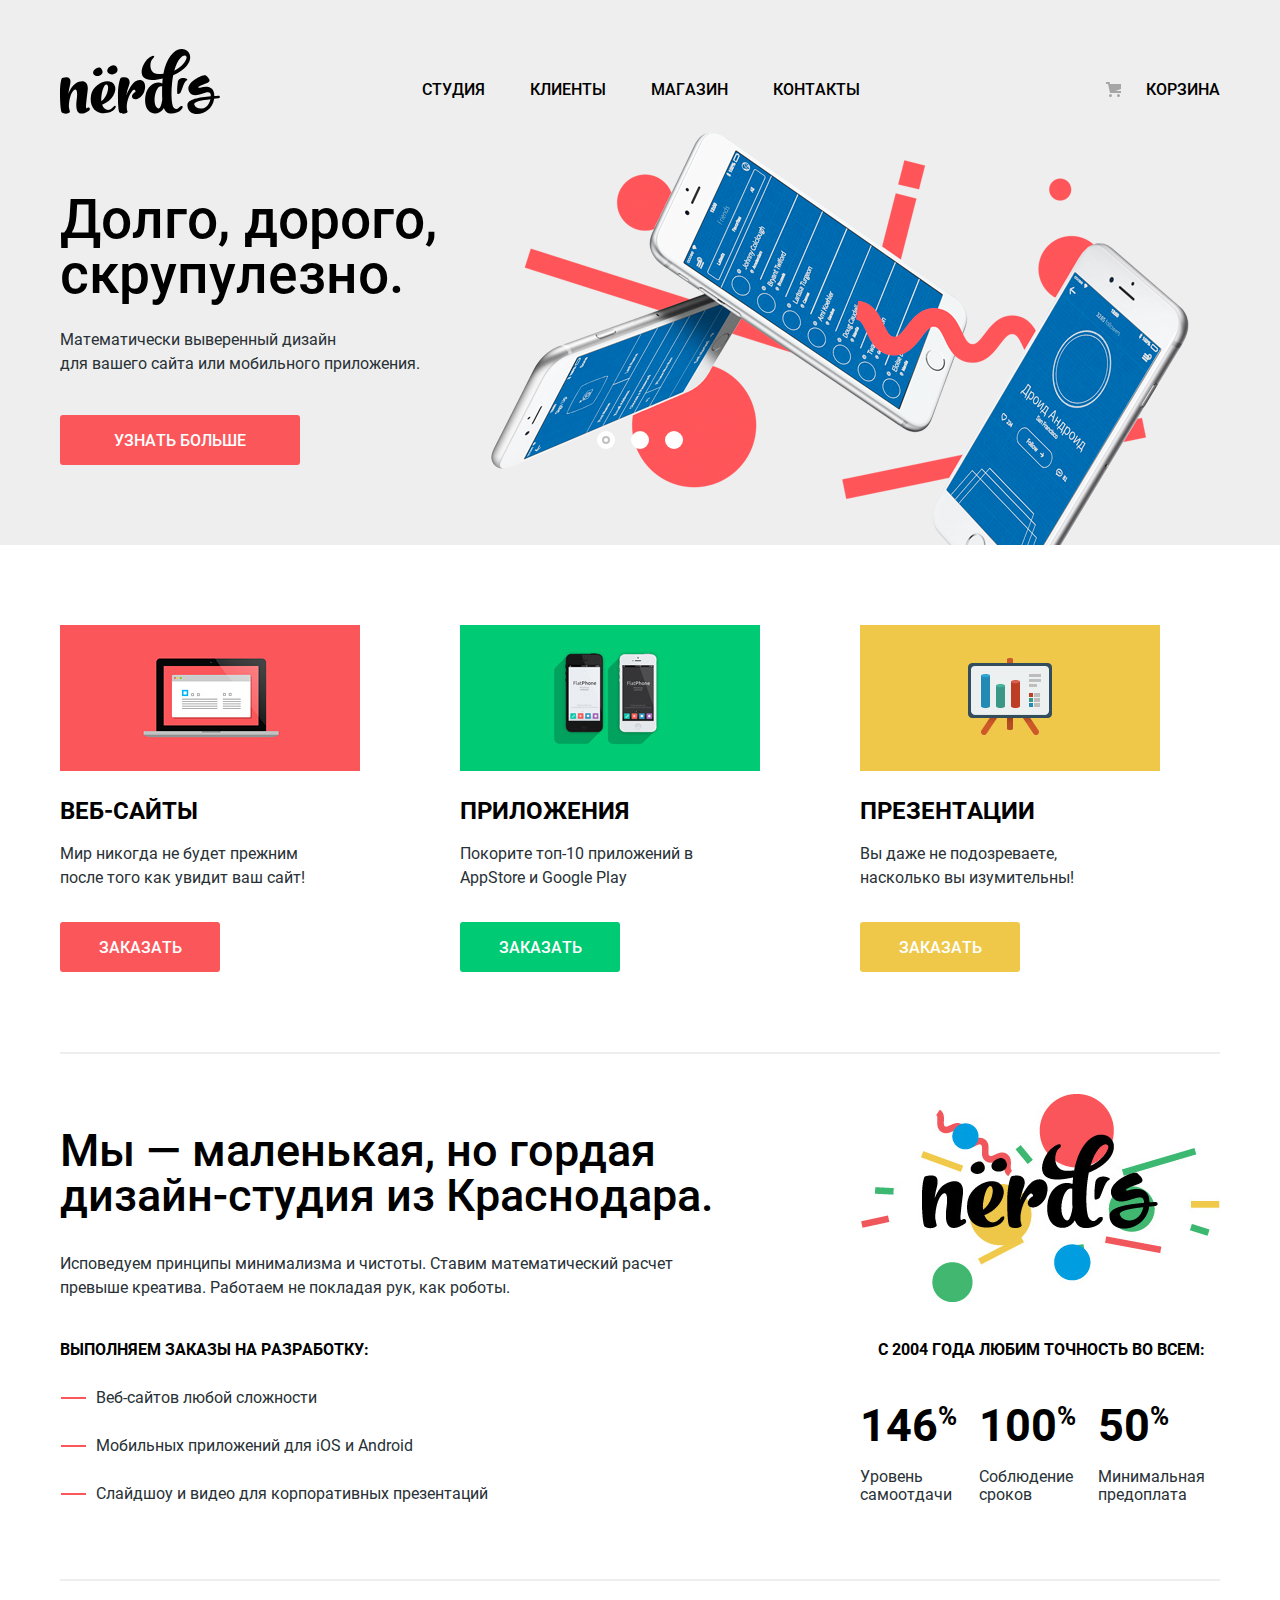
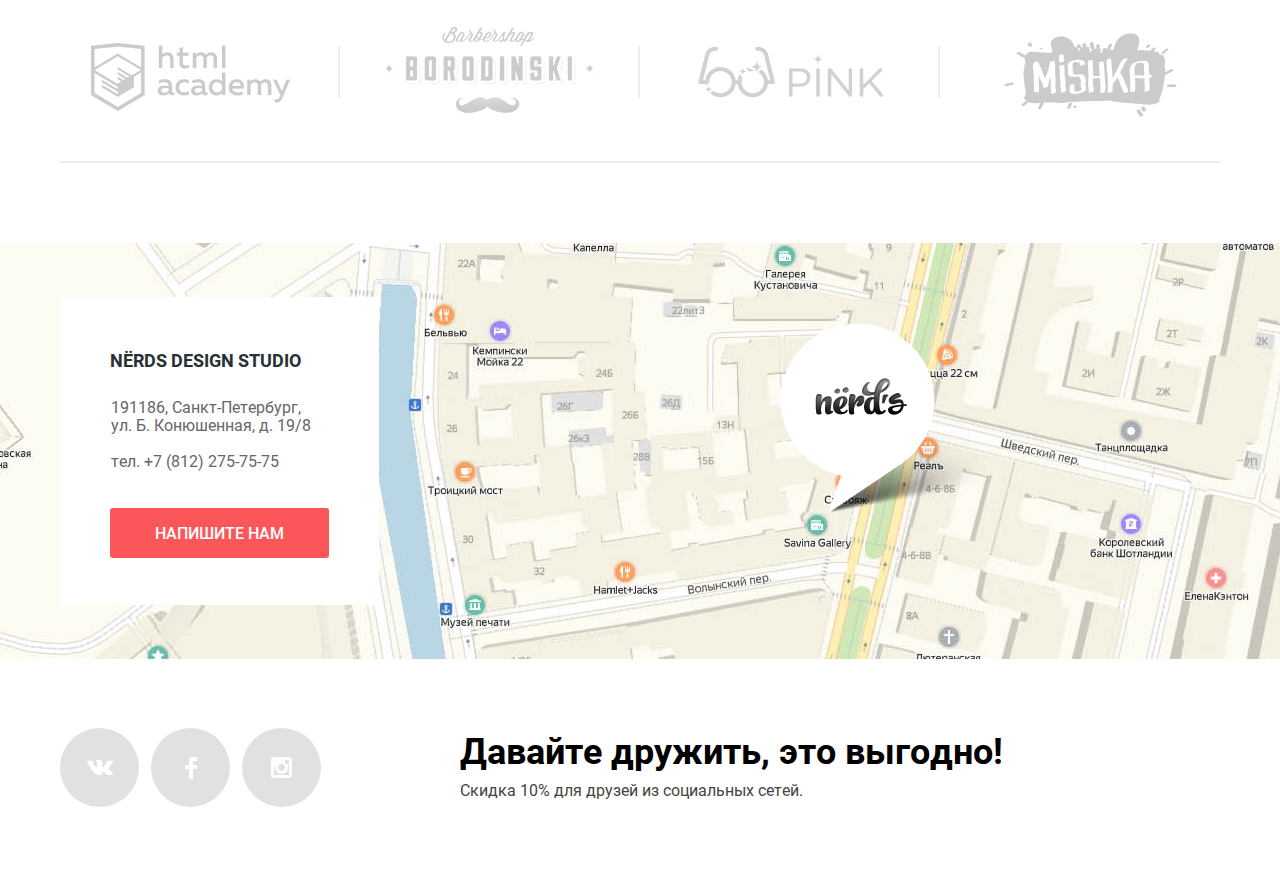
<file: index.html>
<!DOCTYPE html>
<html lang="ru">
  <head>
    <meta charset="utf-8">
		<title>Дизайн-студия nёrd's</title>
		<link href="css/normalize.css" rel="stylesheet">
		<link href="css/nerds.css" rel="stylesheet">
  </head>
  <body>
		<header class="header">
			<div class="container">
				<nav class="main-navigation unselectable">
					<a class="header-logo">
						<img src="img/svg/nerds-logo.svg" width="160" height="65" alt="Логотип nёrd's">
					</a>
					<div class="navigation-wrapper">
						<ul class="site-navigation">
							<li><a class="site-navigation-link" href="#">Студия</a></li>
							<li><a class="site-navigation-link" href="#">Клиенты</a></li>
							<li><a class="site-navigation-link" href="catalog.html">Магазин</a></li>
							<li><a class="site-navigation-link" href="#">Контакты</a></li>			
						</ul>
						<a class="cart-link" href="#">Корзина</a>
					</div>
				</nav>
				<h1 class="visually-hidden">Дизайн-студия nёrd's</h1>

				<section class="features">
					<h2 class="visually-hidden">Преимущества</h2>
					<input class="visually-hidden" type="radio" name="toggle" id="features-item-1" checked>
					<input class="visually-hidden" type="radio" name="toggle" id="features-item-2">
					<input class="visually-hidden" type="radio" name="toggle" id="features-item-3">
					<div class="slider-controls">
						<label for="features-item-1"></label>
						<label for="features-item-2"></label>
						<label for="features-item-3"></label>
					</div>
					<ul class="features-list">
						<li class="features-item">
							<h3 class="features-title">Долго, дорого,<br>скрупулезно.</h3>
							<p class="features-description">Математически выверенный дизайн<br>для вашего сайта или мобильного приложения.</p>
							<a class="button button-red features-button" href="#">Узнать больше</a>
						</li>
						<li class="features-item">
							<h3 class="features-title">Любим математику<br>как никто другой</h3>
							<p class="features-description">Никакого креатива, только математические формулы<br>для расчета идеальных пропорций.</p>
							<a class="button button-red features-button" href="#">Узнать больше</a>
						</li>
						<li class="features-item">
							<h3 class="features-title">Только ночь,<br>только хардкор</h3>
							<p class="features-description">Работать днем, как все? Мы против этого.<br>Ближе к полуночи работа только начинается.</p>
							<a class="button button-red features-button" href="#">Узнать больше</a>
						</li>
					</ul>
				</section>
			</div>
		</header>
		
		<main class="main-index">
			<section class="services container">
				<h2 class="visually-hidden">Наши услуги</h2>
				<ul class="services-list">
					<li class="services-item">
						<div class="service-item-image">
							<img src="img/images/services-laptop.png" width="300" height="146" alt="Картинка с ноутбуком">
						</div>
						<h3 class="service-item-title">Веб-сайты</h3>
						<p class="service-item-description">Мир никогда не будет прежним после того как увидит ваш сайт!</p>
						<a class="button button-red services-button" href="#">Заказать</a>
					</li>
					<li class="services-item">
						<div class="service-item-image">
							<img src="img/images/services-smartphone.png" width="300" height="146" alt="Картинка со смартфоном">
						</div>
						<h3 class="service-item-title">Приложения</h3>
						<p class="service-item-description">Покорите топ-10 приложений в AppStore и Google Play</p>
						<a class="button button-green services-button" href="#">Заказать</a>
					</li>
					<li class="services-item">
						<div class="service-item-image">
							<img src="img/images/services-presentation.png" width="300" height="146" alt="Картинка с доской для презентации">
						</div>
						<h3 class="service-item-title">Презентации</h3>
						<p class="service-item-description">Вы даже не подозреваете, насколько вы изумительны!</p>
						<a class="button button-yellow services-button" href="#">Заказать</a>
					</li>
				</ul>
			</section>

			<div class="horizontal-line"></div>

			<section class="about container">
				<h2 class="visually-hidden">О нас</h2>
				<div class="about-columns">
					<div class="about-info">
						<b class="about-block-title">Мы — маленькая, но гордая дизайн-студия из Краснодара.</b>
						<p class="about-block-description">Исповедуем принципы минимализма и чистоты. Ставим математический расчет превыше креатива. Работаем не покладая рук, как роботы.</p>
						<h3 class="about-title">Выполняем заказы на разработку:</h3>
						<ul class="about-info-list">
							<li class="about-info-item">Веб-сайтов любой сложности</li>
							<li class="about-info-item">Мобильных приложений для iOS и Android</li>
							<li class="about-info-item">Слайдшоу и видео для корпоративных презентаций</li>
						</ul>
					</div>
					<div class="about-statistics">
						<div class="about-statistics-image">
							<img src="img/images/nerds-illustration.jpg" width="360" height="208" alt="Логотип nёrd's">
						</div>
						<h3 class="about-title">С 2004 года любим точность во всем:</h3>
						<ul class="about-statistics-list">
							<li class="about-statistics-item">
								<b class="about-statistics-item-title">146<span>%</span></b>
								<p class="about-statistics-item-description">Уровень самоотдачи</p>
							</li>
							<li class="about-statistics-item">
								<b class="about-statistics-item-title">100<span>%</span></b>
								<p class="about-statistics-item-description">Соблюдение сроков</p>
							</li>
							<li class="about-statistics-item">
								<b class="about-statistics-item-title">50<span>%</span></b>
								<p class="about-statistics-item-description">Минимальная предоплата</p>
							</li>
						</ul>
					</div>	
				</div>
			</section>

			<div class="horizontal-line"></div>

			<section class="portfolio">
				<h2 class="visually-hidden">Наши работы</h2>
				<div class="portfolio-container">
					<ul class="portfolio-list">
						<li class="portfolio-item"><a href="#"><img src="img/images/htmlacdemy-logo.png" width="199" height="68" alt="HTML Academy"></a></li>
						<li class="portfolio-item"><a href="#"><img src="img/images/borodinski-logo.png" width="209" height="90" alt="Barbershop Borodinski"></a></li>
						<li class="portfolio-item"><a href="#"><img src="img/images/pink-logo.png" width="185" height="52" alt="Pink"></a></li>
						<li class="portfolio-item"><a href="#"><img src="img/images/mishka-logo.png" width="173" height="74" alt="Mishka"></a></li>
					</ul>
				</div>
			</section>

			<div class="horizontal-line"></div>
		</main>

		<footer class="footer">
			<section class="contacts">
				<h2 class="visually-hidden">Схема проезда</h2>
				<div class="map">
					<div class="container">
						<div class="address">
							<b class="address-title">Nёrds Design Studio</b>
							<p class="address-description">191186, Санкт-Петербург,<br>ул. Б. Конюшенная, д. 19/8</p>
							<p class="address-description">тел. +7 (812) 275-75-75</p>
							<a class="button button-red address-button" href="#">Напишите нам</a>
						</div>
						<div class="map-marker">Координаты: 59.938631, 30.323055 (59°56′19″N, 30°19′23″E)</div>
					</div>
			</section>
			<div class="social container">
				<ul class="social-list">
					<li class="social-list-item">
						<a href="#">
							<img src="img/svg/vk-icon.svg" width="26" height="15" alt="ВКонтакте">Мы во ВКонтакте
						</a>
					</li>
					<li class="social-list-item">
						<a href="#">
							<img src="img/svg/fb-icon.svg" width="12" height="22" alt="Facebook">Мы в Facebook
						</a>
					</li>
					<li class="social-list-item">
						<a href="#">
								<img src="img/svg/insta-icon.svg" width="21" height="21" alt="Instagram">Мы в Instagram
						</a>
					</li>
				</ul>
				<div class="social-text">
					<b class="social-text-title">Давайте дружить, это выгодно!</b>
					<p class="social-text-description">Скидка 10% для друзей из социальных сетей.</p>
				</div>
			</div>
		</footer>

		<div class="modal-overlay-js"></div>
		<section class="modal">
			<button class="modal-close" type="button">Закрыть</button>
			<h2 class="modal-title">Напишите нам</h2>

			<form class="contact-us-form" action="https://echo.htmlacademy.ru" method="post">
				<div class="modal-columns">
					<div class="modal-columns-box">
						<label>Ваше имя:</label>
						<input type="text" name="name" placeholder="Имя Фамилия" required>
					</div>
					<div class="modal-columns-box">
						<label>Ваш e-mail:</label>
						<input type="email" name="mail" placeholder="email@example.com" required>
					</div>
				</div>
				<label>Текст письма:</label>
				<textarea rows="6" placeholder="В свободной форме"></textarea> 
				<button class="button button-red" type="submit">Отправить</button>
			</form>
		</section>
	<script src="js/modal.js"></script>
	</body>
</html>
</file>
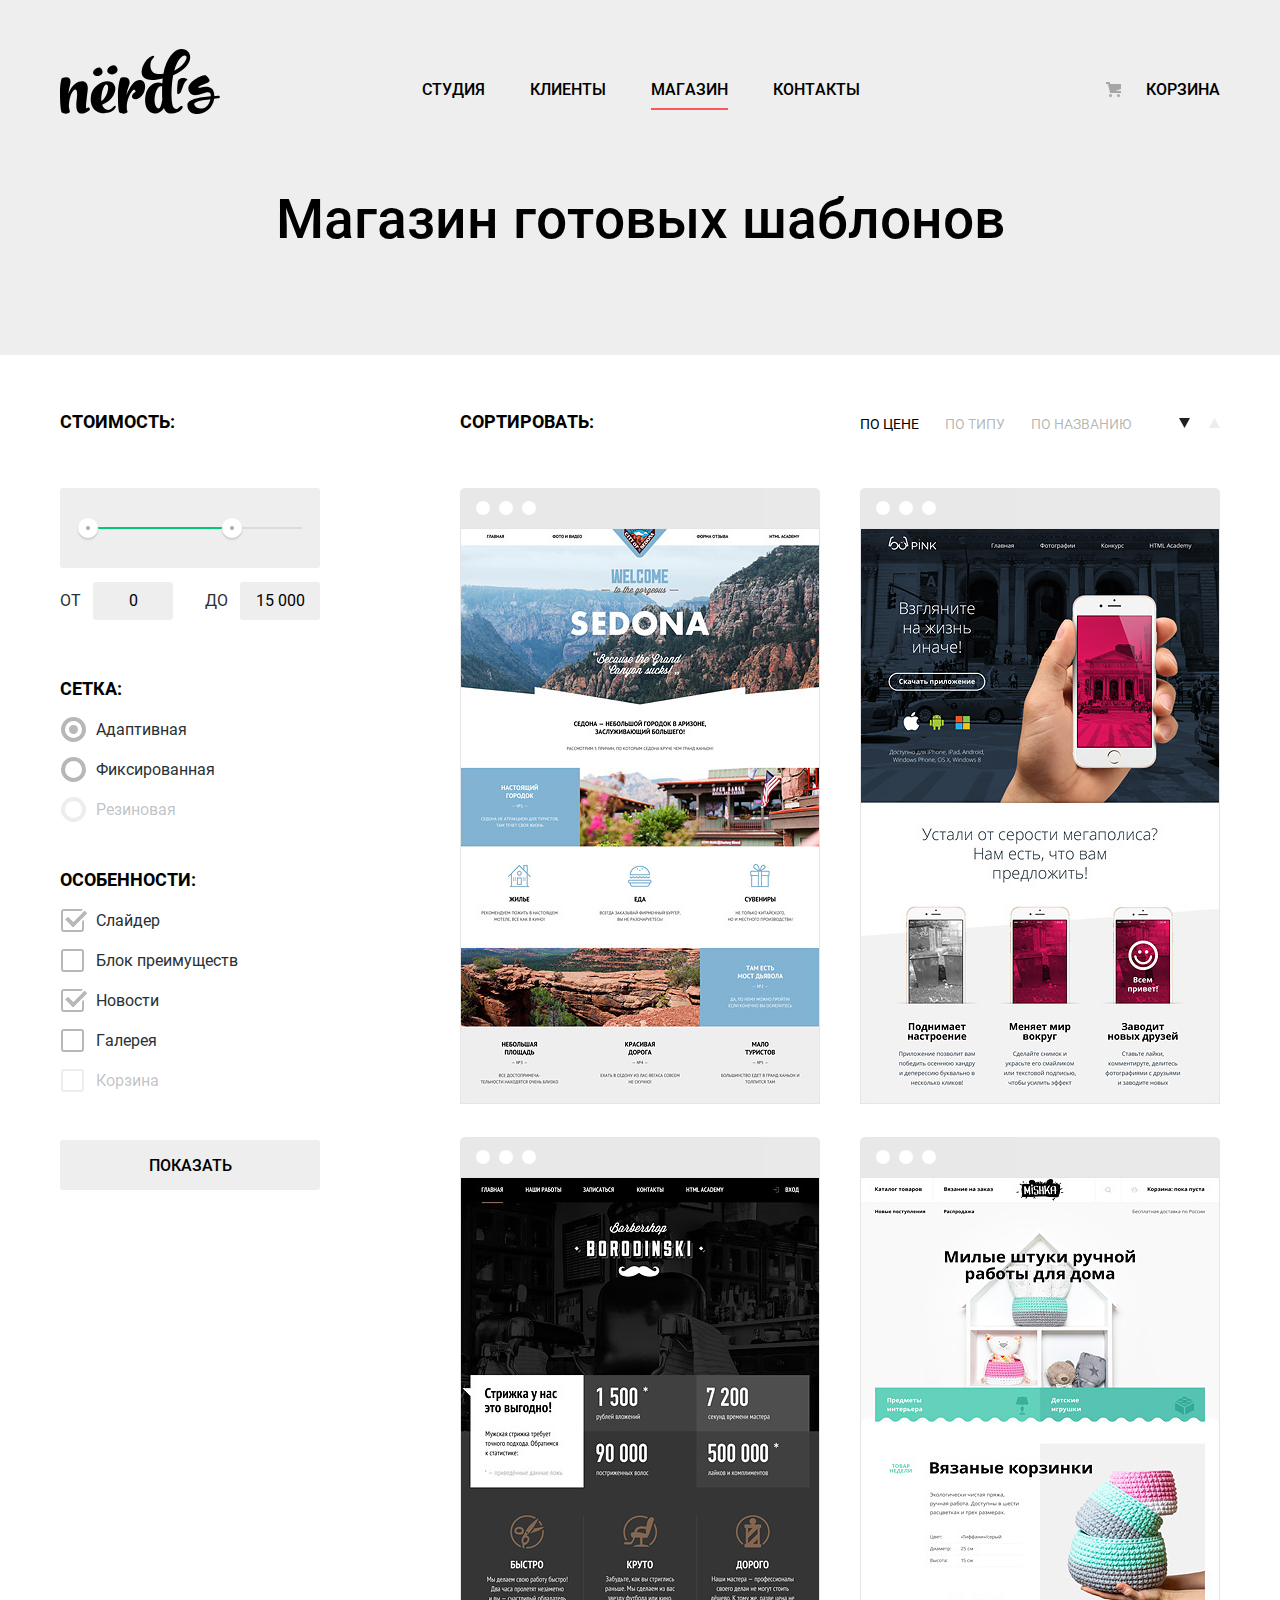
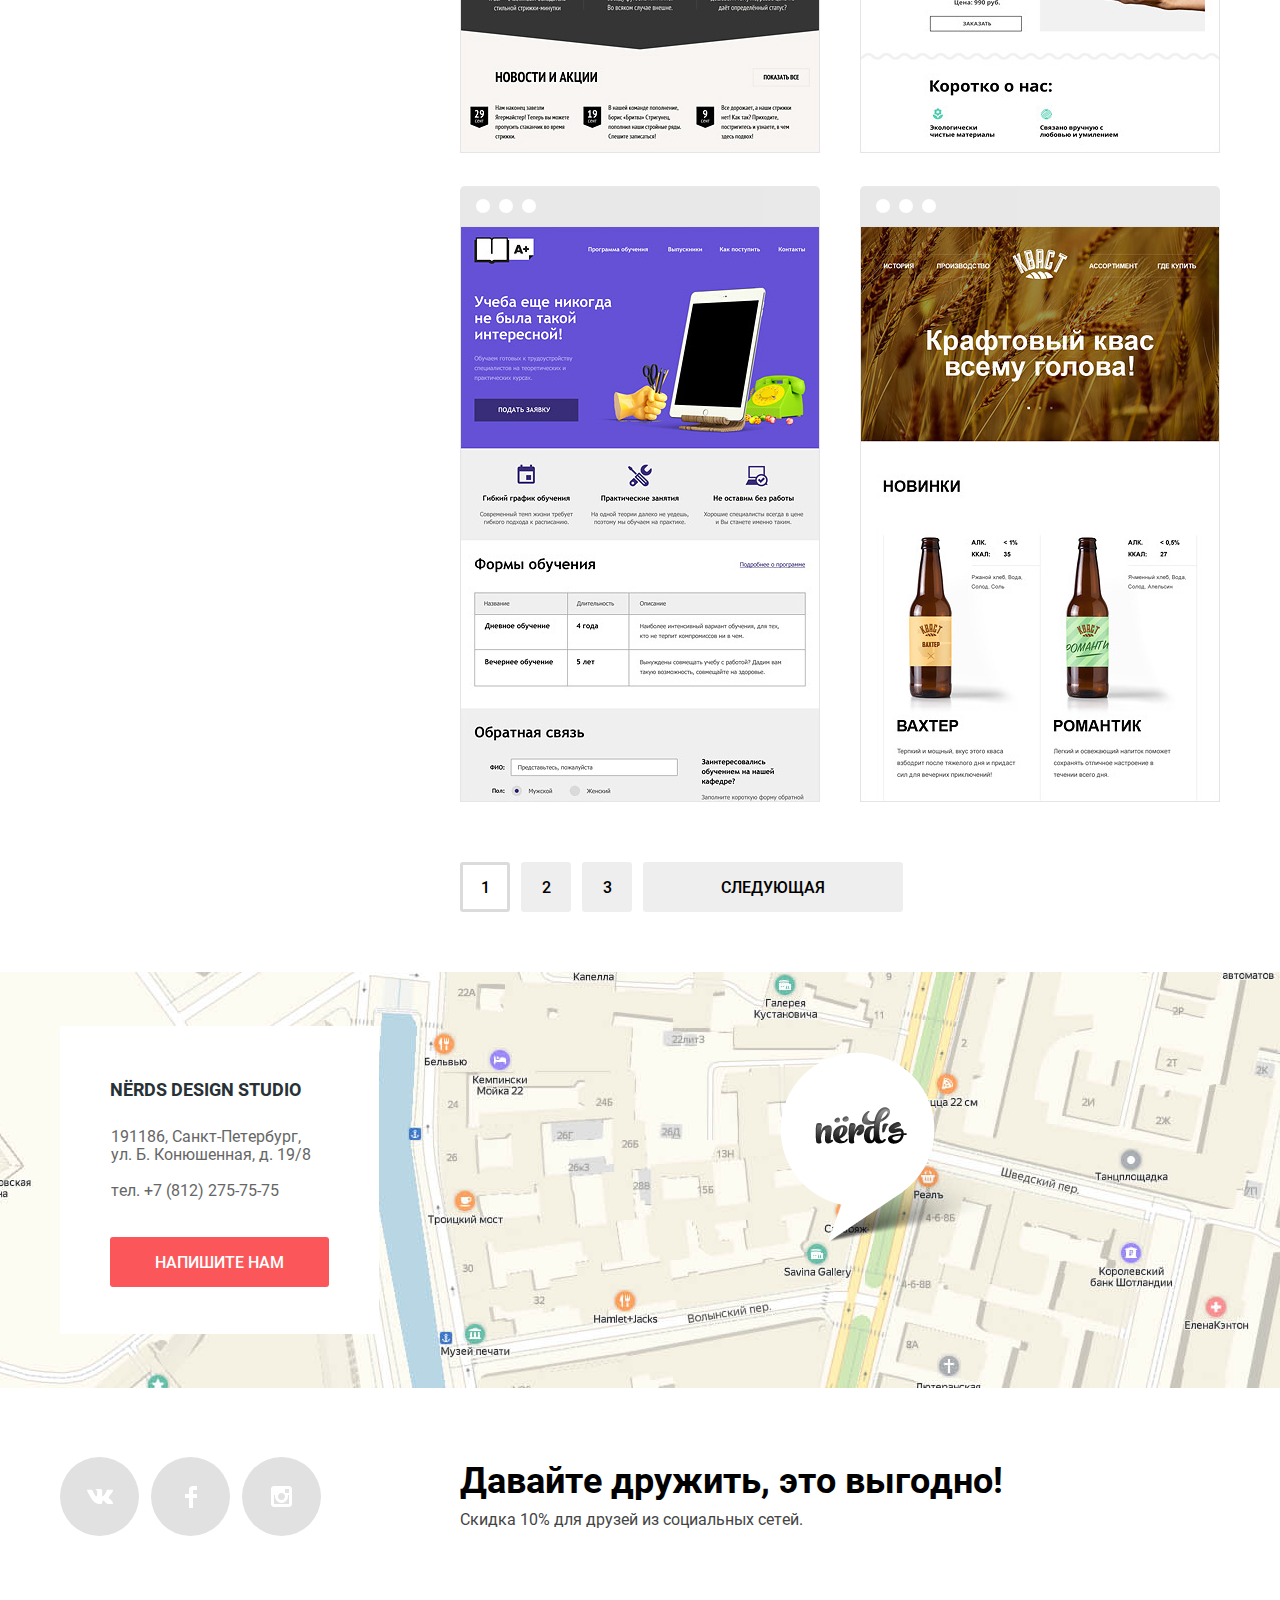
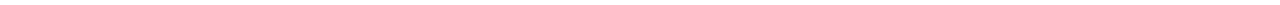
<file: catalog.html>
<!DOCTYPE html>
<html lang="ru">
	<head>
		<meta charset="utf-8">
		<title>Дизайн-студия nёrd's</title>
		<link href="css/normalize.css" rel="stylesheet">
		<link href="css/nerds.css" rel="stylesheet">
	</head>
	<body>
		<header class="header">
			<div class="container">
				<nav class="main-navigation unselectable">
					<a class="header-logo" href="index.html">
						<img src="img/svg/nerds-logo.svg" width="160" height="65" alt="Логотип nёrd's">
					</a>
					<div class="navigation-wrapper">
						<ul class="site-navigation">
							<li><a class="site-navigation-link" href="#">Студия</a></li>
							<li><a class="site-navigation-link" href="#">Клиенты</a></li>
							<li><a class="site-navigation-link navigation-link-current">Магазин</a></li>
							<li><a class="site-navigation-link" href="#">Контакты</a></li>			
						</ul>
						<a class="cart-link" href="#">Корзина</a>
					</div>
				</nav>
				<h1 class="page-title">Магазин готовых шаблонов</h1>
			</div>
		</header>

		<main class="container">
			<div class="catalog-columns">
				<section class="filters">
					<h2 class="visually-hidden">Фильтры шаблонов</h2>
					<form class="filters-form" method="get" action="https://echo.htmlacademy.ru">

						<fieldset class="filter-range">
							<legend class="filter-title">Стоимость:</legend>
							<div class="range-controls">
								<div class="scale">
									<div class="bar">
										<div class="range-toggle range-toggle-min"></div>
										<div class="range-toggle range-toggle-max"></div>
									</div>
								</div>
							</div>
							<div class="price-controls">
								<label class="min-price">от <input type="text" name="min-price" value="0"></label>
								<label class="max-price">до <input type="text" name="max-price" value="15 000"></label>
							</div>
						</fieldset>
						<fieldset class="filter-grid">
							<legend class="filter-title">Сетка:</legend>
							<ul>
								<li>
									<input class="visually-hidden" type="radio" name="grid" value="adaptive" id="grid-adaptive" checked>
									<label for="grid-adaptive">Адаптивная</label>
								</li>
								<li>
									<input class="visually-hidden" type="radio" name="grid" value="fixed" id="grid-fixed">
									<label for="grid-fixed">Фиксированная</label>
								</li>
								<li>
									<input class="visually-hidden" type="radio" name="grid" value="stretched" id="grid-stretched" disabled>
									<label for="grid-stretched">Резиновая</label>
								</li>
							</ul>
						</fieldset>
						<fieldset class="filter-features">
							<legend class="filter-title">Особенности:</legend>
							<ul>
								<li>
									<input class="visually-hidden" type="checkbox" name="slider" id="slider" checked>
									<label for="slider"><div class="checkbox-indicator"></div>Слайдер
									</label>
								</li>
								<li>
									<input class="visually-hidden" type="checkbox" name="features" id="features">
									<label for="features">
											<div class="checkbox-indicator"></div>Блок преимуществ
									</label>
								</li>
								<li>
									<input class="visually-hidden" type="checkbox" name="news" id="news" checked>
									<label for="news">
										<div class="checkbox-indicator"></div>Новости
									</label>
								</li>
								<li>
									<input class="visually-hidden" type="checkbox" name="gallery" id="gallery">
									<label for="gallery">
										<div class="checkbox-indicator"></div>Галерея
									</label>
								</li>
								<li>
									<input class="visually-hidden" type="checkbox" name="cart" id="cart" disabled>
									<label for="cart">
										<div class="checkbox-indicator"></div>Корзина
									</label>
								</li>
							</ul>
						</fieldset>
						<button class="button button-gray filters-button" type="submit">Показать</button>

					</form>
				</section>

				<section class="catalog">
					<h2 class="visually-hidden">Варианты шаблонов</h2>
					<div class="sorting">
						<b class="filter-title">Сортировать:</b>
						<div class="sorting-wrapper">
							<ul class="sorting-list">
								<li class="sorting-item sorting-item-selected"><a>по цене</a></li>
								<li class="sorting-item"><a href="#">по типу</a></li>
								<li class="sorting-item"><a href="#">по названию</a></li>
							</ul>
							<p class="sorting-order">
								<a class="sorting-button sorting-button-selected">по убыванию
									<svg xmlns="http://www.w3.org/2000/svg" width="11" height="10" viewBox="0 0 11 10">
										<path fill="#ededed" d="M5.5 10L0 0h11"/>
									</svg>								
								</a>
								<a class="sorting-button" href="#">по возрастанию
									<svg xmlns="http://www.w3.org/2000/svg" width="11" height="10" viewBox="0 0 11 10">
										<path fill="#ededed" d="M5.5 0L0 10h11z"/>
									</svg>		
								</a>
							</p>
						</div>
					</div>
					<div class="templates">
						<ul class="templates-list">
							<li class="templates-item">
								<div class="templates-item-header">
									<div class="templates-item-header-dots"></div>
								</div>
								<div class="template-info">
									<h3 class="template-title"><a href=#>Sedona</a></h3>
									<p class="template-description">Информационный сайт<br> для тристов</p>
									<a class="button button-red template-button" href="#">9 900 РУБ.</a>                     
								</div>
								<div class="template-image">
									<img src="img/images/preview-sedona.jpg" width="360" height="578" alt="Превью макета Sedona">
								</div>
							</li>
							<li class="templates-item">
								<div class="templates-item-header">
									<div class="templates-item-header-dots"></div>
								</div>
								<div class="template-info">
									<h3 class="template-title"><a href="#">Pink App</a></h3>
									<p class="template-description">Продуктовый лендинг приложения для iOS и Android</p>
									<a class="button button-red template-button" href="#">9 900 РУБ.</a>                     
								</div>
								<div class="template-image">
									<img src="img/images/preview-pink.jpg" width="360" height="578" alt="Превью макета Pink App">
								</div>
							</li>
							<li class="templates-item">
								<div class="templates-item-header">
									<div class="templates-item-header-dots"></div>
								</div>
								<div class="template-info">
									<h3 class="template-title"><a href="#">Barbershop</a></h3>
									<p class="template-description">Сайт салона красоты.<br> Для мужчин, да.</p>
									<a class="button button-red template-button" href="#">9 900 РУБ.</a>                     
								</div>
								<div class="template-image">
									<img src="img/images/preview-barbershop.jpg" width="360" height="578" alt="Превью макета Barbershop">
								</div>
							</li>
							<li class="templates-item">
								<div class="templates-item-header">
									<div class="templates-item-header-dots"></div>
								</div>
								<div class="template-info">
									<h3 class="template-title"><a href="#">Mishka</a></h3>
									<p class="template-description">Интернет-магазин<br> вязаных игрушек</p>
									<a class="button button-red template-button" href="#">9 900 РУБ.</a>                     
								</div>
								<div class="template-image">
									<img src="img/images/preview-mishka.jpg" width="360" height="578" alt="Превью макета Mishka">
								</div>
							</li>
							<li class="templates-item">
								<div class="templates-item-header">
									<div class="templates-item-header-dots"></div>
								</div>
								<div class="template-info">
									<h3 class="template-title"><a href="#">A Plus</a></h3>
									<p class="template-description">Лендинг курсов повышения квалификации</p>
									<a class="button button-red template-button" href="#">9 900 РУБ.</a>                     
								</div>
								<div class="template-image">
									<img src="img/images/preview-aplus.jpg" width="360" height="578" alt="Превью макета A Plus">
								</div>
							</li>
							<li class="templates-item">
								<div class="templates-item-header">
									<div class="templates-item-header-dots"></div>
								</div>
								<div class="template-info">
									<h3 class="template-title"><a href="#">Кваст</a></h3>
									<p class="template-description">Промо-сайт производителя крафтового кваса</p>
									<a class="button button-red template-button" href="#">9 900 РУБ.</a>                     
								</div>
								<div class="template-image">
									<img src="img/images/preview-kvast.jpg" width="360" height="578" alt="Превью макета Кваст">
								</div>
							</li>
						</ul>
						<ul class="pagination-list">
							<li class="pagination-item pagination-item-current"><a class="button button-gray pagination-button">1</a></li>
							<li class="pagination-item"><a class="button button-gray pagination-button" href="#">2</a></li>
							<li class="pagination-item"><a class="button button-gray pagination-button" href="#">3</a></li>
							<li class="pagination-next"><a class="button button-gray pagination-button-next" href="#">Следующая</a></li>
						</ul>
					</div>
				</section>
			</div>
		</main>

		<footer class="footer">
			<section class="contacts">
				<h2 class="visually-hidden">Схема проезда</h2>
				<div class="map">
					<div class="container">
						<div class="address">
							<b class="address-title">Nёrds Design Studio</b>
							<p class="address-description">191186, Санкт-Петербург,<br>ул. Б. Конюшенная, д. 19/8</p>
							<p class="address-description">тел. +7 (812) 275-75-75</p>
							<a class="button button-red address-button" href="#">Напишите нам</a>
						</div>
						<div class="map-marker">Координаты: 59.938631, 30.323055 (59°56′19″N, 30°19′23″E)</div>
					</div>
			</section>
			<div class="social container">
				<ul class="social-list">
					<li class="social-list-item">
						<a href="#">
							<img src="img/svg/vk-icon.svg" width="26" height="15" alt="ВКонтакте">Мы во ВКонтакте
						</a>
					</li>
					<li class="social-list-item">
						<a href="#">
							<img src="img/svg/fb-icon.svg" width="12" height="22" alt="Facebook">Мы в Facebook
						</a>
					</li>
					<li class="social-list-item">
						<a href="#">
								<img src="img/svg/insta-icon.svg" width="21" height="21" alt="Instagram">Мы в Instagram
						</a>
					</li>
				</ul>
				<div class="social-text">
					<b class="social-text-title">Давайте дружить, это выгодно!</b>
					<p class="social-text-description">Скидка 10% для друзей из социальных сетей.</p>
				</div>
			</div>
		</footer>
	
		<div class="modal-overlay-js"></div>
		<section class="modal">
			<button class="modal-close" type="button">Закрыть</button>
			<h2 class="modal-title">Напишите нам</h2>

			<form class="contact-us-form" action="https://echo.htmlacademy.ru" method="post">
				<div class="modal-columns">
					<div class="modal-columns-box">
						<label>Ваше имя:</label>
						<input type="text" name="name" placeholder="Имя Фамилия" required>
					</div>
					<div class="modal-columns-box">
						<label>Ваш e-mail:</label>
						<input type="email" name="mail" placeholder="email@example.com" required>
					</div>
				</div>
				<label>Текст письма:</label>
				<textarea rows="6" placeholder="В свободной форме"></textarea> 
				<button class="button button-red" type="submit">Отправить</button>
			</form>
		</section>
	<script src="js/modal.js"></script>
	</body>
</html>
</file>
<file: css/nerds.css>
html {
	box-sizing: border-box;
}

*,
*::before,
*::after {
	box-sizing: inherit;
}

@font-face {
	font-family: "Roboto-400";
	font-style: normal;
	font-weight: normal;
	src:
		url("../fonts/roboto.woff2") format("woff2"),
		url("../fonts/roboto.woff") format("woff");
}

@font-face {
	font-family: "Roboto-700";
	font-style: normal;
	font-weight: normal;
	src:
		url("../fonts/robotobold.woff2") format("woff2"),
		url("../fonts/robotobold.woff") format("woff");
}

@font-face {
	font-family: "Roboto-500";
	font-style: normal;
	font-weight: normal;
	src:
		url("../fonts/robotomedium.woff2") format("woff2"),
		url("../fonts/robotomedium.woff") format("woff");
}

body {
	font-family: "Roboto-400", "Arial", sans-serif;
	font-size: 16px;
	font-kerning: none;

	color: #283136;

	background-color: #fff;
}

img {
	max-width: 100%;
	height: auto;
}

a {
	text-decoration: none;
	color: #000;
}

p {
	margin: 0;
}

.visually-hidden {
	position: absolute;

	width: 1px;
	height: 1px;
	margin: -1px;
	border: 0;
	padding: 0;

	white-space: nowrap;

	clip: rect(0 0 0 0);
	overflow: hidden;
}

.unselectable {
	-webkit-touch-callout: none;
	-webkit-user-select: none;
	-khtml-user-select: none;
	-moz-user-select: none;
	-ms-user-select: none;
	user-select: none;
}

.button {
	display: inline-block;
	vertical-align: middle;

	height: 50px;
	padding-top: 1px;
	padding-right: 10px;
	padding-left: 10px;

	font-family: "Roboto-500";
	line-height: 50px;
	text-align: center;
	text-transform: uppercase;
	color: #fff;

	border: 0;
	border-radius: 3px;

	-webkit-touch-callout: none;
	-webkit-user-select: none;
	-khtml-user-select: none;
	-moz-user-select: none;
	-ms-user-select: none;
	user-select: none;

	cursor: pointer;

	transition: background-color 0.3s, color 0.3s;
}

.button:active {
	color: rgba(255, 255, 255, 0.3);

	box-shadow: inset 0px 3px 0 0 rgba(0, 1, 1, 0.1);
}

.button-red {
	background-color: #fb565a;
}

.button-red:hover,
.button-red:focus {
	background-color: #e74246;
}

.button-red:active {
	background-color: #d7373b;
}

.button-green {
	background-color: #00ca74;
}

.button-green:hover,
.button-green:focus {
	background-color: #00bc6c;
}

.button-green:active {
	background-color: #00aa62;
}

.button-yellow {
	background-color: #efc84a;
}

.button-yellow:hover,
.button-yellow:focus {
	background-color: #eab534;
}

.button-yellow:active {
	background-color: #e5a722;
}

.button-gray {
	color: #000;

	background-color: #eee;
}

.button-gray:hover,
.button-gray:focus {
	background-color: #dfdfdf;
}

.button-gray:active {
	color: rgba(0, 0, 0, 0.3);

	background-color: #d5d5d5;
}

.container {
	width: 1160px;
	margin: 0 auto;
}

.header {
	padding-top: 49px;

	background-color: #eeeeee;
}

.main-navigation {
	display: flex;
	justify-content: space-between;
	align-items: flex-start;

	font-family: "Roboto-500";
	line-height: 30px;
	text-transform: uppercase;
}

.header-logo {
	width: 160px;
	height: 65px;
}

.navigation-wrapper {
	display: flex;
	justify-content: space-between;
	align-items: flex-start;
	width: 798px;
	padding-top: 26px;
}

.site-navigation {
	display: flex;
	flex-wrap: wrap;
	max-width: 600px;

	margin: 0;
	padding: 0;

	list-style: none;
}

.site-navigation li {
	margin-right: 45px;
}

.site-navigation li:last-child {
	margin-right: 0;
}

.cart-link {
	padding-left: 45px;
}

.cart-link::before {
	content: "";

	position: absolute;

	top: 7px;
	left: 5px;

	width: 15px;
	height: 15px;

	background-image: url("../img/svg/cart-icon.svg");
	background-repeat: no-repeat;
}

.site-navigation-link,
.cart-link {
	position: relative;

	display: block;
	padding-bottom: 8px;

	transition: all 0.3s;
}

.site-navigation-link:hover,
.site-navigation-link:focus,
.cart-link:hover,
.cart-link:focus {
	color: #fb565a;
}

.site-navigation-link:active,
.cart-link:active {
	color: rgba(0, 0, 0, 0.3);
}

.navigation-link-current:hover,
.navigation-link-current:focus,
.navigation-link-current:active {
	color: #000;
}

.navigation-link-current::after {
	content: "";

	position: absolute;
	left: 0;
	top: 33px;

	width: 100%;
	height: 2px;

	background-color: #fb565a;

	transition: all 0.3s;
}

.page-title {
	margin: 0;
	padding-top: 78px;
	padding-bottom: 108px;

	font-family: "Roboto-500";
	font-size: 55px;
	font-weight: normal;
	line-height: 55px;
	text-align: center;
	color: #000;
}

.features {
	position: relative;
}

.slider-controls {
	position: absolute;
	left: 50%;
	bottom: 88px;

	font-size: 0;

	transform: translateX(-50%);
}

.slider-controls label {
	position: relative;

	display: inline-block;
	width: 34px;
	height: 34px;

	border-radius: 50%;

	cursor: pointer;
}

.slider-controls label::before {
	content: "";

	position: absolute;
	top: 8px;
	left: 8px;
	z-index: 10;

	width: 18px;
	height: 18px;

	background-color: #fff;
	border-radius: 50%;
}

.features-list {
	margin: 0;
	padding: 0;

	list-style: none;
}

.features-item {
	display: none;
	padding-top: 78px;
	padding-bottom: 80px;
}

.features-item:first-child {
	background-image: url("../img/images/index-slide-1.png");
	background-repeat: no-repeat;
	background-position: 431px bottom;
}

.features-item:nth-child(2) {
	background-image: url("../img/images/index-slide-2.png");
	background-repeat: no-repeat;
	background-position: 496px bottom;
}

.features-item:nth-child(3) {
	background-image: url("../img/images/index-slide-3.png");
	background-repeat: no-repeat;
	background-position: 401px bottom;
}

.features-title {
	max-width: 530px;
	margin: 0;
	margin-bottom: 26px;

	font-family: "Roboto-500";
	font-size: 55px;
	font-weight: normal;
	line-height: 55px;
	color: #000;
}

.features-description {
	max-width: 430px;
	margin-bottom: 39px;

	line-height: 24px;
}

.features-button {
	min-width: 240px;
}

#features-item-1:checked~.features-list .features-item:first-child,
#features-item-2:checked~.features-list .features-item:nth-child(2),
#features-item-3:checked~.features-list .features-item:nth-child(3) {
	display: block;
}

#features-item-1:checked~.slider-controls label:first-child::after,
#features-item-2:checked~.slider-controls label:nth-child(2)::after,
#features-item-3:checked~.slider-controls label:nth-child(3)::after {
	content: "";

	position: absolute;
	top: 13px;
	left: 13px;
	z-index: 20;

	width: 8px;
	height: 8px;

	background-color: #fff;
	border: 2px solid #c1c1c1;
	border-radius: 50%;
}

#features-item-1:focus~.slider-controls label:first-child,
#features-item-2:focus~.slider-controls label:nth-child(2),
#features-item-3:focus~.slider-controls label:nth-child(3) {
	outline: thin dotted;
	outline: 5px auto -webkit-focus-ring-color;
}

.horizontal-line {
	width: 1160px;
	height: 2px;
	margin: 0 auto;

	background-color: #eee;
}

.main-index {
	padding-bottom: 80px;
}

.services {
	padding-top: 80px;
	padding-bottom: 80px;
}

.services-list {
	display: flex;
	flex-wrap: wrap;
	margin: 0;
	padding: 0;

	list-style: none;
}

.services-item {
	position: relative;

	width: 300px;
	margin-right: 100px;
}

.services-item:nth-child(3n) {
	margin-right: 0;
}

.service-item-image {
	width: 300px;
	height: 146px;
	margin-bottom: 25px;
}

.service-item-title {
	margin: 0;
	margin-bottom: 16px;

	font-family: "Roboto-700";
	font-weight: normal;
	font-size: 24px;
	line-height: 30px;
	text-transform: uppercase;
	color: #000;
}

.service-item-description {
	width: 245px;
	margin-bottom: 32px;

	line-height: 24px;
}

.services-button {
	min-width: 160px;
}

.about {
	padding-top: 40px;
	padding-bottom: 73px;
}

.about-columns {
	display: flex;
	justify-content: space-between;
}

.about-info {
	max-width: 680px;
	padding-top: 34px;
}

.about-block-title {
	display: block;
	margin-bottom: 34px;

	font-family: "Roboto-500";
	font-weight: normal;
	font-size: 45px;
	line-height: 45px;
	color: #000;
}

.about-block-description {
	margin-bottom: 38px;

	line-height: 24px;
}

.about-title {
	margin: 0;

	font-family: "Roboto-700";
	font-size: 16px;
	font-weight: normal;
	line-height: 24px;
	text-transform: uppercase;
	color: #000;
}

.about-info .about-title {
	margin-bottom: 24px;
}

.about-info-list {
	margin: 0;
	padding: 0;

	list-style: none;
}

.about-info-item {
	position: relative;

	margin-bottom: 24px;
	padding-left: 36px;

	line-height: 24px;
}

.about-info-item::before {
	content: "";

	position: absolute;
	left: 1px;
	top: 50%;
	transform: translateY(-50%);

	width: 25px;
	height: 2px;

	background-color: #fb565a;
}

.about-info-item:last-child {
	margin-bottom: 0;
}

.about-statistics {
	max-width: 420px;
}

.about-statistics-image {
	width: 360px;
	height: 208px;
	margin: 0 auto;
	margin-bottom: 36px;
}

.about-statistics .about-title {
	margin-bottom: 38px;

	text-align: center;

	transform: translateX(1px);
	/* for PP */
}

.about-statistics-list {
	display: flex;
	flex-wrap: wrap;
	margin: 0;
	padding: 0;

	list-style: none;
}

.about-statistics-item {
	width: 105px;
	margin-right: 14px;
}

.about-statistics-item:last-child {
	margin-right: 0;
}

.about-statistics-item-title {
	display: block;
	margin-bottom: 16px;

	font-family: "Roboto-700";
	font-weight: normal;
	font-size: 45px;
	color: #000;
}

.about-statistics-item-title span {
	font-size: 26px;
	vertical-align: super;
}

.about-statistics-item-description {
	line-height: 18px;
}

.portfolio {
	padding-top: 46px;
	padding-bottom: 44px;
}

.portfolio-container {
	width: 1200px;
	margin: 0 auto;
}

.portfolio-list {
	display: flex;
	flex-wrap: wrap;
	margin: 0;
	padding: 0;

	list-style: none;
}

.portfolio-item {
	position: relative;

	width: 300px;
}

.portfolio-item::after {
	content: "";

	position: absolute;
	top: 50%;
	transform: translateY(-50%);
	right: 0;

	width: 2px;
	height: 52px;

	background-color: #eee;
}

.portfolio-item:nth-child(4n)::after {
	content: none;
}

.portfolio-item a {
	display: flex;
	justify-content: center;
	align-items: center;
	width: 300px;
	height: 90px;

	opacity: 0.2;

	transition: all 0.3s;
}

.portfolio-item:first-child a {
	padding-top: 9px;
	/* for PP */
}

.portfolio-item a:hover,
.portfolio-item a:focus {
	opacity: 1;
}

.portfolio-item a:active {
	opacity: 0.1;
}

.portfolio-item:nth-child(4) a {
	padding-top: 6px;
}

.portfolio-item:nth-child(n+5) {
	margin-top: 15px;
}

/* Catalog Page */

.catalog-columns {
	display: flex;
	justify-content: space-between;

	padding-top: 52px;
	padding-bottom: 60px;
}

.filters {
	width: 260px;
}

.filters ul {
	margin: 0;
	padding: 0;

	list-style: none;
}

.filters li {
	line-height: 20px;
}

.filters-form fieldset {
	margin: 0;
	padding: 0;

	border: 0;
}

.filter-title {
	font-family: "Roboto-700";
	font-size: 18px;
	font-weight: normal;
	line-height: 30px;
	text-transform: uppercase;
	color: #000;
}

.filters-form .filter-range {
	margin-bottom: 54px;
}

.filter-range .filter-title {
	margin-bottom: 51px;
}

.range-controls {
	height: 80px;
	padding-top: 39px;
	margin-bottom: 14px;

	background-color: #eee;
	border-radius: 3px;
}

.range-controls .scale {
	width: 224px;
	height: 2px;
	margin: 0 auto;

	background-color: #d7dcde;
}

.range-controls .bar {
	position: relative;

	width: 73%;
	height: 2px;

	background-color: #00ca74;
}

.range-toggle {
	position: absolute;
	top: -9px;

	width: 20px;
	height: 20px;

	background-color: #ababab;
	border: 8px solid #fff;
	border-radius: 50%;
	box-shadow: 0 2px 2px 0 #cccdcd;

	cursor: pointer;
}

.range-toggle-min {
	left: 0px;
}

.range-toggle-max {
	right: 0px;
}

.price-controls {
	display: flex;
	justify-content: space-between;
}

.price-controls label {
	line-height: 38px;
	text-transform: uppercase;
}

.price-controls input {
	width: 80px;
	height: 38px;
	margin-left: 8px;
	padding: 0 10px;

	font: inherit;
	line-height: 38px;
	text-align: center;

	background-color: #eeeeee;
	border: 0;
	border-radius: 3px;
}

.filters-form .filter-grid {
	margin-bottom: 45px;
}

.filter-grid .filter-title,
.filter-features .filter-title {
	margin-bottom: 16px;
}

.filters li {
	margin-bottom: 20px;
}

.filters li:last-child {
	margin-bottom: 0;
}

.filter-grid label,
.filter-features label {
	position: relative;

	display: block;
	padding-left: 36px;

	cursor: pointer;
	user-select: none;
}

.filter-grid label::before {
	content: "";

	position: absolute;
	top: -3px;
	left: 1px;
	z-index: 10;

	width: 25px;
	height: 25px;

	background-color: #fff;
	border: 4px solid #4d4d4d;
	border-radius: 50%;
	opacity: 0.4;

	transition: all 0.3s;
}

.filter-grid label::after {
	content: "";

	opacity: 0;

	transition: opacity 0.3s;
}

.filter-grid input:checked+label::after {
	content: "";

	position: absolute;
	top: 5px;
	left: 9px;
	z-index: 20;

	width: 9px;
	height: 9px;

	background-color: #4d4d4d;
	border-radius: 50%;
	opacity: 0.4;
}

.filter-grid label:hover::before,
.filter-grid input:checked+label:hover::after,
.filter-grid input:focus+label::before,
.filter-grid input:focus+label::after {
	opacity: 1;
}

.filter-grid input:disabled+label,
.filter-grid input:disabled+label::before,
.filter-grid input:disabled+label:hover::before {
	color: rgba(40, 49, 54, 0.3);
	border-color: #ededed;
	opacity: 1;

	cursor: not-allowed;
}

.filters-form .filter-features {
	margin-bottom: 49px;
}

.filter-features .checkbox-indicator {
	position: absolute;
	top: -2px;
	left: 1px;

	width: 23px;
	height: 23px;

	border: 2px solid #b8b8b8;
	border-radius: 3px;

	transition: all 0.3s;
}

.filter-features .checkbox-indicator::before,
.filter-features .checkbox-indicator::after {
	content: "";

	opacity: 0;

	transition: opacity 0.3s, background-color 0.3s;
}

.filter-features input:checked+label .checkbox-indicator::before {
	content: "";

	position: absolute;
	top: 9px;
	left: 2px;
	z-index: 20;

	width: 11px;
	height: 4px;
	transform: rotate(45deg);

	background-color: #b8b8b8;
	opacity: 1;
}

.filter-features input:checked+label .checkbox-indicator::after {
	content: "";

	position: absolute;
	top: 6px;
	left: 6px;
	z-index: 10;

	width: 20px;
	height: 4px;
	transform: rotate(-45deg);

	background-color: #b8b8b8;
	outline: 2px solid #fff;
	opacity: 1;
}

.filter-features input+label:hover .checkbox-indicator::before,
.filter-features input+label:hover .checkbox-indicator::after,
.filter-features input:focus+label .checkbox-indicator::before,
.filter-features input:focus+label .checkbox-indicator::after {
	background-color: #4d4d4d;
}

.filter-features input+label:hover .checkbox-indicator,
.filter-features input:focus+label .checkbox-indicator {
	border-color: #4d4d4d;
}

.filter-features input:disabled+label .checkbox-indicator {
	border-color: #ededed;
}

.filter-features input:disabled+label {
	color: rgba(40, 49, 54, 0.3);

	cursor: not-allowed;
}

.filters-button {
	width: 100%;
}

.catalog {
	width: 760px;
}

.sorting {
	display: flex;
	justify-content: space-between;
	align-items: center;
	margin-bottom: 51px;
}

.sorting-wrapper {
	display: flex;
	justify-content: space-between;
	align-items: center;
	min-width: 360px;
}

.sorting-list {
	display: flex;
	flex-wrap: wrap;
	max-width: 500px;
	margin: 0;
	padding: 0;
	padding-top: 3px;

	list-style: none;
}

.sorting-item {
	margin-right: 26px;

	font-size: 14px;
	line-height: 18px;
	text-transform: uppercase;
}

.sorting-item:last-child {
	margin-right: 0;
}

.sorting-item a {
	color: rgba(0, 0, 0, 0.3);

	cursor: pointer;

	transition: all 0.3s;
}

.sorting-item a:hover,
.sorting-item a:focus {
	color: rgba(0, 0, 0, 0.6);
}

.sorting-item a:active {
	color: #000;
}

.sorting-item.sorting-item-selected a {
	color: #000;
}

.sorting-order {
	display: flex;
	justify-content: space-between;
	width: 60px;
	padding-left: 19px;
	padding-top: 1px;
}

.sorting-button {
	display: block;
	width: 11px;
	height: 10px;

	font-size: 0;

	cursor: pointer;
}

.sorting-button path {
	transition: all 0.3s;
}

.sorting-button:hover path,
.sorting-button:focus path {
	fill: #a6a6a6;
}

.sorting-button:active path {
	fill: #231f20;
}

.sorting-order .sorting-button-selected path {
	fill: #231f20;
}

.templates-list {
	display: flex;
	flex-wrap: wrap;
	margin: 0;
	margin-bottom: 60px;
	padding: 0;

	list-style: none;
}

.templates-item {
	position: relative;

	width: 360px;
	height: 616px;
	margin-right: 40px;
	margin-bottom: 33px;

	transition: box-shadow 0.3s;
}

.templates-item:nth-child(2n) {
	margin-right: 0;
}

.templates-item:last-child,
.templates-item:nth-last-child(2) {
	margin-bottom: 0;
}

.templates-item:hover,
.templates-item:focus-within {
	box-shadow: 0 6px 15px 0 rgba(0, 1, 1, 0.25);
}

.templates-item:hover .template-image,
.templates-item:focus-within .template-image {
	outline-color: #4d4d4d;
}

.templates-item:hover .template-info,
.templates-item:focus-within .template-info {
	opacity: 1;
}

.templates-item:hover .templates-item-header,
.templates-item:focus-within .templates-item-header {
	opacity: 1;
}

.templates-item-header {
	position: relative;

	height: 40px;

	border-top-left-radius: 5px;
	border-top-right-radius: 5px;
	background-color: #4d4d4d;
	opacity: 0.12;

	transition: opacity 0.3s;
}

.templates-item-header-dots {
	position: absolute;
	top: 13px;
	left: 16px;

	width: 14px;
	height: 14px;

	background-color: #fff;
	border-radius: 50%;
}

.templates-item-header-dots::before,
.templates-item-header-dots::after {
	content: "";

	position: absolute;
	top: 0;

	width: 14px;
	height: 14px;

	background-color: #fff;
	border-radius: 50%;
}

.templates-item-header-dots::before {
	left: 23px;
}

.templates-item-header-dots::after {
	left: 46px;
}

.template-image {
	width: 360px;
	height: 576px;

	outline: 1px solid #e5e5e5;
	outline-offset: -1px;

	transition: outline 0.3s;
}

.template-info {
	position: absolute;
	bottom: 1px;
	left: 1px;

	width: calc(100% - 2px);
	min-height: 231px;
	padding-top: 27px;
	padding-right: 65px;
	padding-bottom: 43px;
	padding-left: 65px;

	text-align: center;

	background-color: #eee;
	opacity: 0;

	transition: all 0.2s;
}

.template-title {
	margin: 0;
	margin-bottom: 15px;

	font-family: "Roboto-700";
	font-size: 18px;
	font-weight: normal;
	line-height: 30px;
	text-transform: uppercase;
	color: #000;
}

.template-description {
	margin-bottom: 30px;

	line-height: 18px;
	color: #666;
}

.template-button {
	width: 200px;
}

.template-button:active {
	color: #fff;
}

.pagination-list {
	display: flex;
	flex-wrap: wrap;
	margin: 0;
	padding: 0;

	list-style: none;
}

.pagination-item {
	margin-right: 11px;
}

.pagination-item:last-child {
	margin-right: 0;
}

.pagination-button {
	width: 50px;
}

.pagination-item-current .pagination-button {
	line-height: 44px;
	color: #000;

	background-color: #fff;
	border: solid 3px #dbdbdb;
	box-shadow: none;
}

.pagination-button-next {
	min-width: 260px;
}


/* Footer and Modal */


.map {
	min-width: 1160px;
	height: 416px;

	background: url("../img/images/map.jpg") no-repeat 50% 50%;
}

.map .container {
	position: relative;
}

.address {
	position: absolute;
	top: 54px;
	left: 0;

	width: 319px;
	padding-top: 49px;
	padding-right: 50px;
	padding-bottom: 47px;
	padding-left: 50px;

	background-color: #fff;
}

.address-title {
	display: block;
	margin-bottom: 23px;

	font-family: "Roboto-700";
	font-size: 18px;
	font-weight: normal;
	line-height: 30px;
	text-transform: uppercase;
}

.address-description {
	line-height: 18px;
	color: #666666;

	transform: translateX(1px);
}

.address-description:first-of-type {
	margin-bottom: 18px;
}

.address-description:nth-of-type(2) {
	margin-bottom: 37px;
}

.address-button {
	width: 100%;
}

.map-marker {
	position: absolute;
	top: 80px;
	left: 720px;

	width: 231px;
	height: 190px;

	font-size: 0;

	background: url("../img/images/map-marker.png") no-repeat;
}

.social {
	display: flex;
	align-items: center;
	padding-top: 69px;
	padding-bottom: 69px;
}

.social-list {
	display: flex;
	flex-wrap: wrap;
	max-width: 455px;
	margin: 0;
	padding: 0;

	list-style: none;
}

.social-list-item {
	margin-right: 12px;
}

.social-list-item:last-child {
	margin-right: 0;
}

.social-list-item:nth-child(n+6) {
	margin-top: 15px;
}

.social-list-item a {
	display: flex;
	justify-content: center;
	align-items: center;
	width: 79px;
	height: 79px;

	font-size: 0;

	background-color: #e1e1e1;
	border-radius: 50%;

	transition: all 0.3s;
}

.social-list-item a:hover,
.social-list-item a:focus {
	background-color: #e74246;
}

.social-list-item a:active {
	background-color: #d7373b;
	box-shadow: inset 0px 3px 0 0 rgba(0, 1, 1, 0.1);
}

.social-list-item a img {
	opacity: 1;

	transition: all 0.3s;
}

.social-list-item a:active img {
	opacity: 0.3;
}

.social-text {
	padding-left: 139px;
}

.social-text-title {
	display: block;
	margin-bottom: 10px;

	font-family: "Roboto-700";
	font-size: 36px;
	font-weight: normal;
	line-height: 36px;
	color: #000;
}

.social-text-description {
	line-height: 22px;
	color: #444;
}

.modal {
	position: fixed;
	top: 50%;
	left: 50%;
	transform: translate(-50%, -50%);
	z-index: 20;

	visibility: hidden;

	width: 960px;
	padding: 67px 100px 84px;

	background-color: #fff;
	box-shadow: 0px 20px 40px 0 rgba(0, 1, 1, 0.75);
	opacity: 0;

	transition: all 0.3s;
}

.modal-overlay-js-on {
	position: fixed;
	z-index: 10;

	top: 0;
	right: 0;
	bottom: 0;
	left: 0;

	background-color: rgba(0, 0, 0, 0.4);
}

.modal-show-js {
	visibility: visible;
	opacity: 1;
}

.modal-close {
	position: absolute;
	top: 75px;
	right: 87px;
	z-index: 20;

	width: 27px;
	height: 27px;

	font-size: 0;

	background-color: transparent;
	border: 0;

	cursor: pointer;
}

.modal-close::before,
.modal-close::after {
	content: "";

	position: absolute;
	top: 11px;
	left: 0px;

	width: 27px;
	height: 5px;

	background-color: #fecccd;
	border-radius: 2px;

	transition: all 0.3s;
}

.modal-close::before {
	transform: rotate(45deg);
}

.modal-close::after {
	transform: rotate(-45deg);
}

.modal-close:hover::before,
.modal-close:hover::after,
.modal-close:focus::before,
.modal-close:focus::after {
	background-color: #fb565a;
}

.modal-close:active::before,
.modal-close:active::after {
	background-color: #ffeeee
}

.modal-title {
	margin: 0;
	margin-bottom: 41px;

	font-family: "Roboto-500";
	font-size: 45px;
	font-weight: normal;
	line-height: 45px;
	color: #000;

	transform: translateX(-2px);
}

.contact-us-form label {
	display: block;
	margin-bottom: 9px;

	font-family: "Roboto-700";
	line-height: 18px;
	color: #000;
}

.modal-columns {
	display: flex;
	justify-content: space-between;
}

.modal-columns-box {
	width: 360px;
}

.contact-us-form input,
.contact-us-form textarea {
	width: 100%;
	padding-left: 13px;
	padding-right: 13px;

	font: inherit;

	border: 2px solid #d7dcde;
	border-radius: 3px;
}

.contact-us-form input {
	height: 50px;
	margin-bottom: 34px;

	line-height: 50px;
}

.contact-us-form textarea {
	height: 118px;
	margin-bottom: 43px;
	padding-top: 11px;

	line-height: 18px;

	resize: none;
}

.contact-us-form input::-webkit-input-placeholder {
	color: rgba(68, 68, 68, 0.5);
}

.contact-us-form input::-moz-placeholder {
	color: rgba(68, 68, 68, 0.5);
}

.contact-us-form textarea::-webkit-input-placeholder {
	color: rgba(68, 68, 68, 0.5);
}

.contact-us-form textarea::-moz-placeholder {
	color: rgba(68, 68, 68, 0.5);
}

.contact-us-form button {
	min-width: 260px;
}

.contact-us-form input:hover,
.contact-us-form textarea:hover {
	border-color: #b4b9bb;
}

.contact-us-form input:focus,
.contact-us-form textarea:focus {
	border-color: #000;
}
</file>
